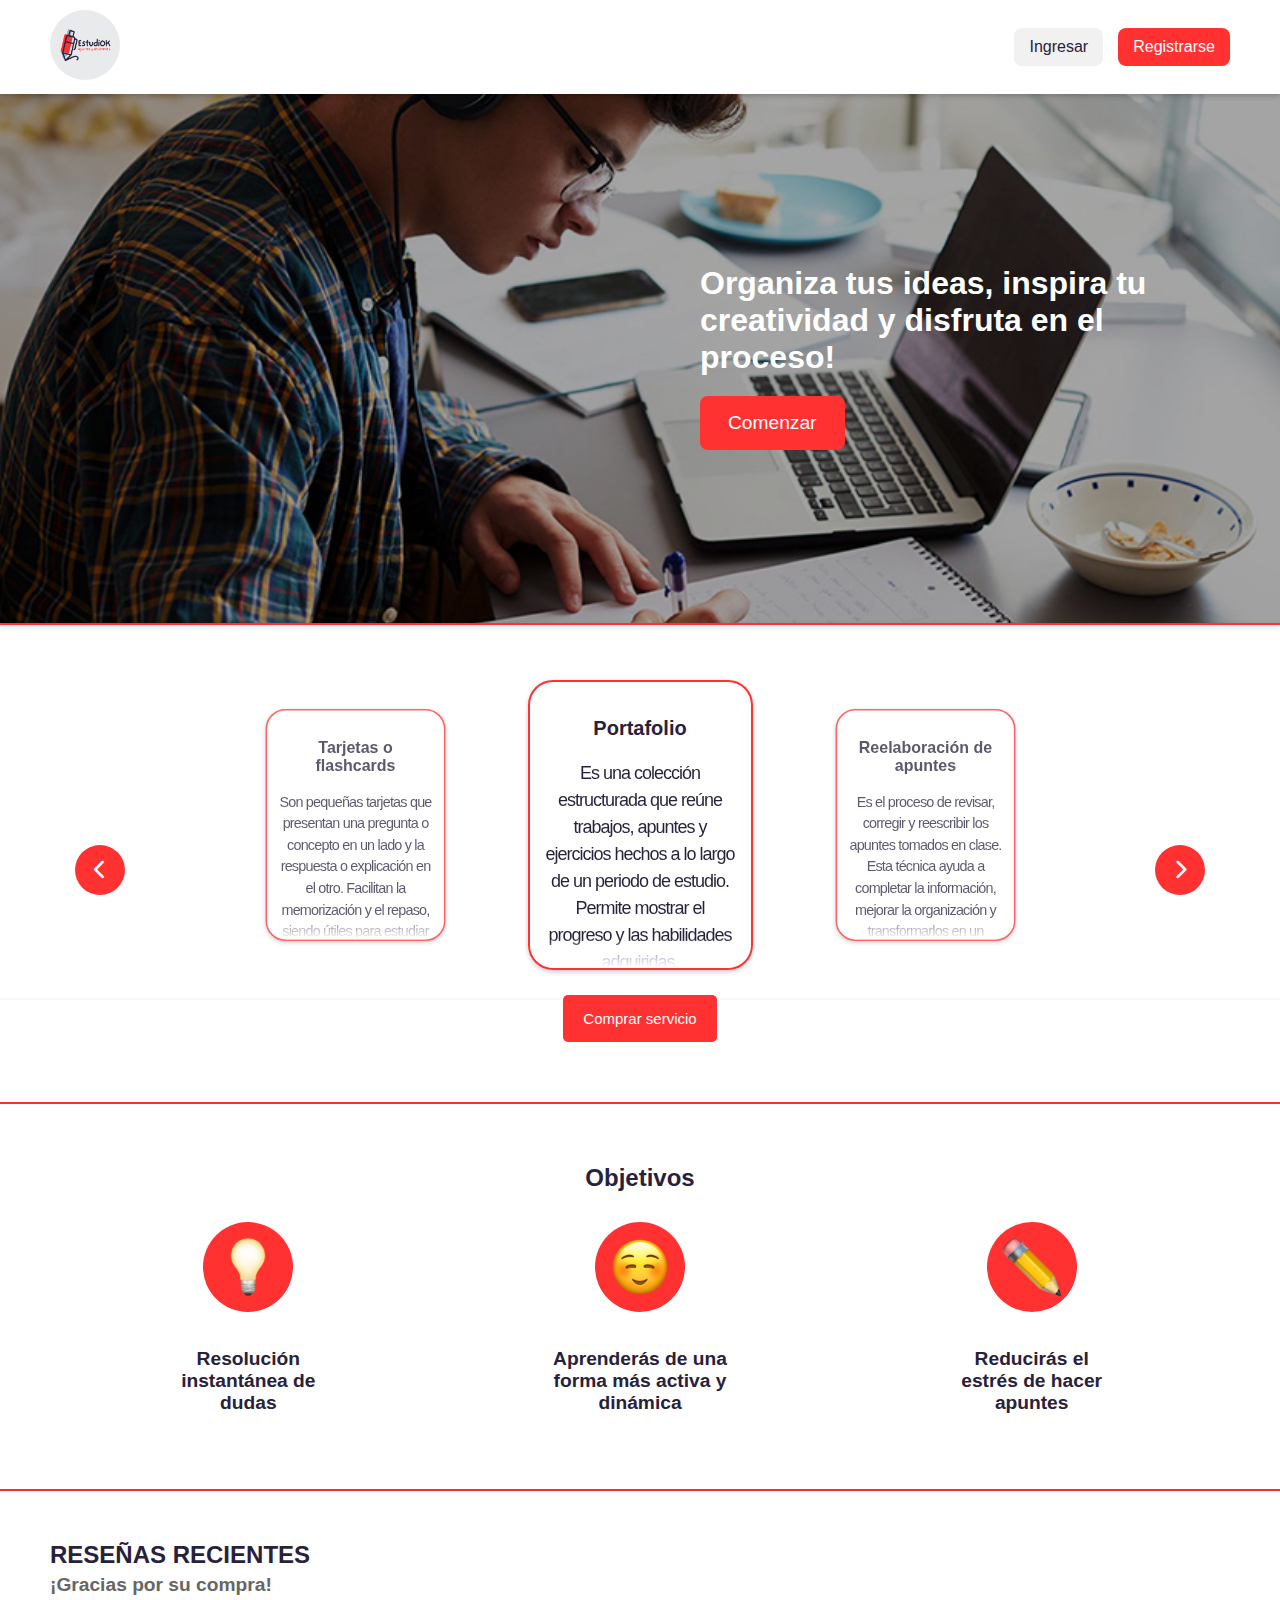
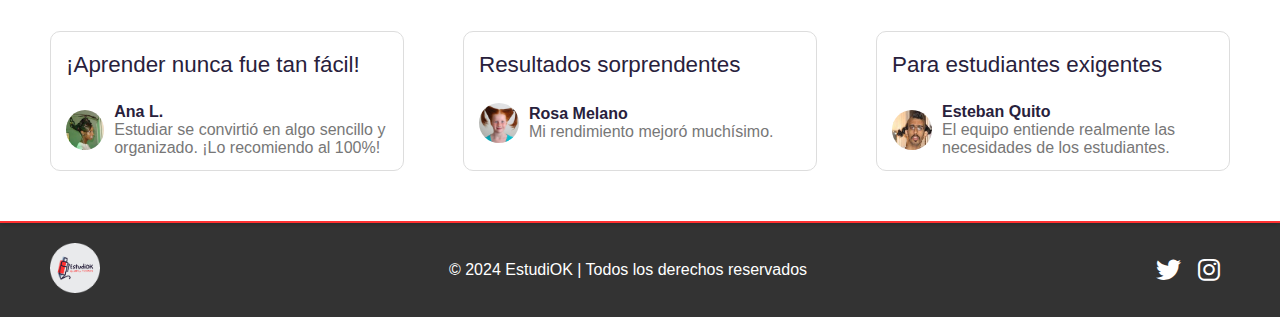
<file: ESTUDIOK/index.html>
<!DOCTYPE html>
<html lang="es">

<head>
    <meta charset="UTF-8" />
    <meta name="viewport" content="width=device-width, initial-scale=1.0" />
    <title>Estudiok</title>
    <meta name="description" content="Te ayudamos a hacer tus apuntes" />
    <link rel="stylesheet" href="https://cdnjs.cloudflare.com/ajax/libs/font-awesome/6.0.0-beta3/css/all.min.css" />
    <link rel="stylesheet" href="index.css" />
    <link rel="icon" type="image/png" href="Img/Logo.png">
</head>

<body>
    <header>
        <div class="logo">
            <a href="index.html" aria-label="Página de inicio">
                <img src="Img/Logo.png" alt="Logo de Estudiok" />
            </a>
        </div>

        <div class="botones_ing">
            <a href="ingreso.html" class="button-inicio">Ingresar</a>
            <a href="registro.html" class="button-registro">Registrarse</a>
        </div>
    </header>

    <main>
        <section class="principal">
            <div class="content">
                <h1 style="align-self: left;">Organiza tus ideas, inspira tu creatividad y disfruta en el proceso!</h1>
                <button class="boton" style="align-self: left;"><a href="registro.html">Comenzar</a></button>
            </div>
        </section>
        <button class="nav-button prev">
            <i class="fa fa-chevron-left"></i>
        </button>
        <section class="cards">
            <div class="contenedor-cards">
                <article class="card">
                    <h3>Tarjetas o flashcards</h3>
                    <p>Son pequeñas tarjetas que presentan una pregunta o concepto en un lado y la respuesta o
                        explicación en el otro. Facilitan la memorización y el repaso, siendo útiles para estudiar de
                        forma rápida y efectiva.</p>
                </article>
                <article class="card">
                    <h3>Portafolio</h3>
                    <p>Es una colección estructurada que reúne trabajos, apuntes y ejercicios hechos a lo largo de un
                        periodo de estudio. Permite mostrar el progreso y las habilidades adquiridas. <br></p>
                </article>
                <article class="card">
                    <h3>Reelaboración de apuntes</h3>
                    <p>Es el proceso de revisar, corregir y reescribir los apuntes tomados en clase. Esta técnica ayuda
                        a completar la información, mejorar la organización y transformarlos en un recurso más útil para
                        estudiar. </p>
                </article>
                <article class="card">
                    <h3>Pomodoro</h3>
                    <p>Método que mejora la gestión del tiempo dividiendo las tareas en intervalos de 25 minutos,
                        llamados “Pomodoros,” con descansos cortos entre ellos.</p>
                </article>
                <article class="card">
                    <h3>Diagramacion</h3>
                    <p>Consiste en crear diagramas, esquemas o mapas conceptuales que organizan la información de manera
                        visual y comprensible, facilitando el entendimiento del tema.</p>
                </article>
                <article class="card">
                    <h3>Resúmen convencional</h3>
                    <p>Es una versión reducida de un texto o tema, destacando únicamente las ideas principales mientras
                        se eliminan los detalles irrelevantes.</p>
                </article>
                <article class="card">
                    <h3>Ejercicios o mini examenes del tema</h3>
                    <p>Realizar pequeñas pruebas o ejercicios prácticos relacionados con el tema de estudio para
                        reforzar el aprendizaje y verificar el conocimiento adquirido.</p>
                </article>
                <article class="card">
                    <h3>Podcast</h3>
                    <p>Grabar en audio los apuntes o explicaciones, para luego escucharlos como una manera de repasar o
                        consolidar la información de forma auditiva.</p>
                </article>
                <article class="card">
                    <h3>Listas</h3>
                    <p>Son estructuras que almacenan una colección ordenada de elementos, permitiendo agregar, modificar
                        o eliminar datos fácilmente. Se utilizan en programación para organizar información y acceder a
                        ella de manera eficiente.</p>
                </article>
                <article class="card">
                    <h3>Explicacion oral del Tema</h3>
                    <p>Explicar el tema en voz alta, simulando que se lo enseña a alguien más. Esta técnica permite
                        reforzar el conocimiento y detectar posibles dudas o vacíos en el entendimiento.</p>
                </article>
                <article class="card">
                    <h3>Reglas memotécnicas</h3>
                    <p>Son técnicas que simplifican el proceso de memorizar información mediante asociaciones con
                        imágenes, palabras clave, acrónimos o frases ingeniosas que ayudan a recordarlo más fácilmente.
                    </p>
                </article>
            </div>
        </section>
        <button class="nav-button next">
            <i class="fa fa-chevron-right"></i>
        </button>
        <div class="carrito">
            <button><a href="pago.html">Comprar servicio</a></button>
        </div>
        <section class="objetivos">
            <h3>Objetivos</h3>
            <div class="objetivo-container">
                <div class="objetivo">
                    <div class="emoji-circle">
                        <img src="Img/Lampara.png" alt="Lamparita" class="emoji">
                    </div>
                    <h4>Resolución instantánea de dudas</h4>
                </div>
                <div class="objetivo">
                    <div class="emoji-circle">
                        <img src="Img/Feliz.png" alt="Feliz" class="emoji">
                    </div>
                    <h4>Aprenderás de una forma más activa y dinámica</h4>
                </div>
                <div class="objetivo">
                    <div class="emoji-circle">
                        <img src="Img/Lapiz.png" alt="Lápiz" class="emoji">
                    </div>
                    <h4>Reducirás el estrés de hacer apuntes</h4>
                </div>
            </div>
        </section>


        <section class="reviews">
            <h3>RESEÑAS RECIENTES</h3>
            <h4>¡Gracias por su compra!</h4>
            <div class="review-container">
                <div class="review">
                    <p class="quote">¡Aprender nunca fue tan fácil!</p>
                    <div class="review-details">
                        <img src="Img/user1.jpg" alt="User" class="review-img">
                        <div>
                            <p class="review-title">Ana L.</p>
                            <p class="review-description">Estudiar se convirtió en algo sencillo y organizado. ¡Lo recomiendo al 100%!</p>
                        </div>
                    </div>
                </div>
                <div class="review">
                    <p class="quote">Resultados sorprendentes</p>
                    <div class="review-details">
                        <img src="Img/user2.jpeg" alt="User" class="review-img">
                        <div>
                            <p class="review-title">Rosa Melano</p>
                            <p class="review-description">Mi rendimiento mejoró muchísimo.</p>
                        </div>
                    </div>
                </div>
                <div class="review">
                    <p class="quote">Para estudiantes exigentes</p>
                    <div class="review-details">
                        <img src="Img/user3.jpeg" alt="User" class="review-img">
                        <div>
                            <p class="review-title">Esteban Quito</p>
                            <p class="review-description">El equipo entiende realmente las necesidades de los estudiantes.</p>
                        </div>
                    </div>
                </div>
            </div>
        </section>

    </main>

    <footer>
        <div class="logo">
            <a href="index.html" aria-label="Página de inicio">
                <img src="Img/Logo.png" alt="Logo de Estudiok" />
            </a>
        </div>
        <div class="derechos">
            <p>© 2024 EstudiOK | Todos los derechos reservados</p>
        </div>
        <div class="redes">
            <a href="https://www.twitter.com" target="_blank" rel="noopener noreferrer" aria-label="Twitter">
                <i class="fab fa-twitter"></i>
            </a>
            <a href="https://www.instagram.com" target="_blank" rel="noopener noreferrer" aria-label="Instagram">
                <i class="fab fa-instagram"></i>
            </a>
        </div>
    </footer>
    <script src="index.js"></script>
</body>

</html>
</file>
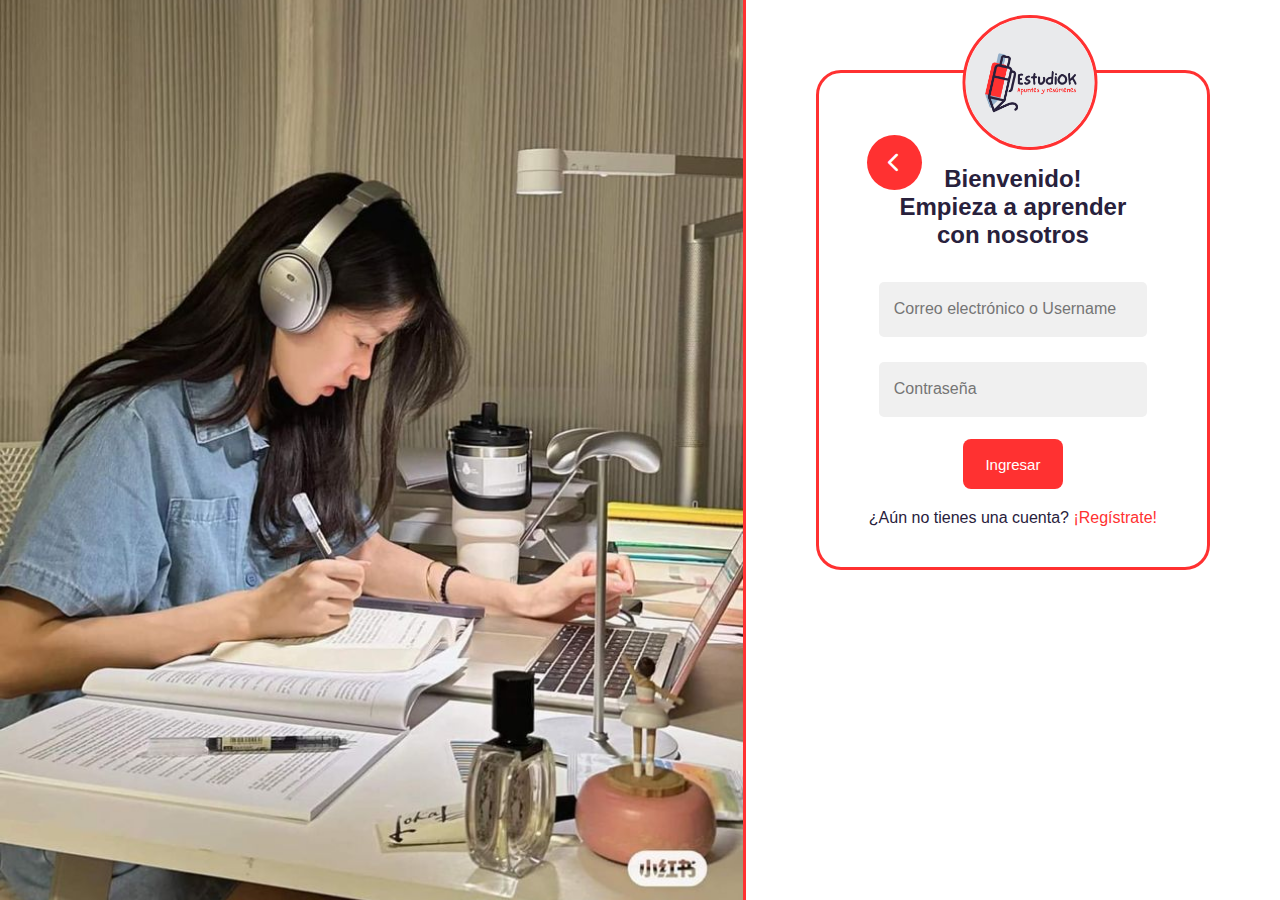
<file: ESTUDIOK/ingreso.html>
<!DOCTYPE html>
<html lang="en">

<head>
    <meta charset="UTF-8" />
    <meta name="viewport" content="width=device-width, initial-scale=1.0" />
    <title>Estudiok</title>
    <meta name="description" content="Te ayudamos a hacer tus apuntes" />
    <link rel="stylesheet" href="https://cdnjs.cloudflare.com/ajax/libs/font-awesome/6.0.0-beta3/css/all.min.css" />
    <link rel="stylesheet" href="ingreso.css" />
</head>

<body>
    <main class="contenedor">
        <div class="img-ing">
            <img src="Img/ingreso.jpg" alt="Img ingreso">
        </div>
        <a href="index.html" >
            <button class="nav-button prev">
                <i class="fa fa-chevron-left"></i>
            </button>
        </a>
        <img src="Img/Logo.png" alt="Logo EstudiOK" class="logo">
        <section class="ingreso">
            <h2 class="centrado">Bienvenido! <br>
                Empieza a aprender <br>
                con nosotros</h2>
            <form>
                <input type="text" placeholder="Correo electrónico o Username" class="user" required>
                <input type="password" placeholder="Contraseña" maxlength="15" minlength="8" class="contraseña"
                    required>
                <button type="submit" class="button-ingresar">Ingresar</button>
                <p class="registrate">¿Aún no tienes una cuenta? <a href="registro.html" class="link-reg">¡Regístrate!</a></p>
            </form>
        </section>

    </main>
</body>

</html>
</file>
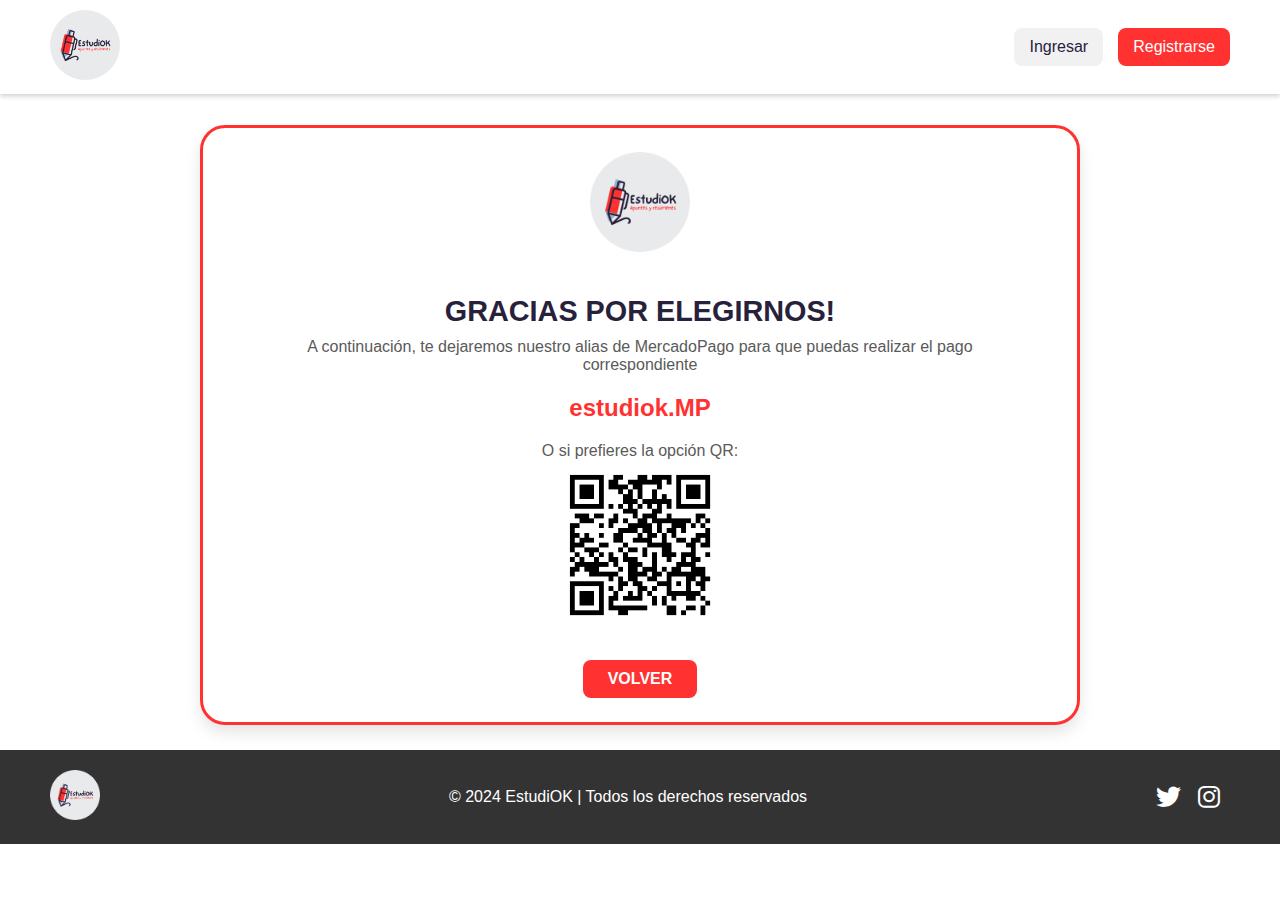
<file: ESTUDIOK/pago.html>
<!DOCTYPE html>
<html lang="es">

<head>
    <meta charset="UTF-8" />
    <meta name="viewport" content="width=device-width, initial-scale=1.0" />
    <title>Estudiok - Pago</title>
    <meta name="description" content="Te ayudamos a hacer tus apuntes" />
    <link rel="stylesheet" href="https://cdnjs.cloudflare.com/ajax/libs/font-awesome/6.0.0-beta3/css/all.min.css" />
    <link rel="stylesheet" href="pago.css" />
</head>

<body>
    <header>
        <div class="logo">
            <a href="index.html" aria-label="Página de inicio">
                <img src="Img/Logo.png" alt="Logo de Estudiok" />
            </a>
        </div>

        <div class="botones_ing">
            <a href="ingreso.html" class="button-inicio">Ingresar</a>
            <a href="registro.html" class="button-registro">Registrarse</a>
        </div>
    </header>

    <main class="contenedor">
        <div class="card">
            <img src="Img/Logo.png" alt="Logo de Estudiok" class="card-logo" />
            <h1>GRACIAS POR ELEGIRNOS!</h1>
            <p>A continuación, te dejaremos nuestro alias de MercadoPago para que puedas realizar el pago correspondiente</p>
            <h2>estudiok.MP</h2>
            <p>O si prefieres la opción QR:</p>
            <img src="Img/QR.png" alt="Código QR" class="qr" />
            <button class="btn-volver" onclick="location.href='index.html'">Volver</button>
        </div>
    </main>
    
    

    <footer>
        <div class="logo">
            <a href="index.html" aria-label="Página de inicio">
                <img src="Img/Logo.png" alt="Logo de Estudiok" />
            </a>
        </div>
        <div class="derechos">
            <p>© 2024 EstudiOK | Todos los derechos reservados</p>
        </div>
        <div class="redes">
            <a href="https://www.twitter.com" target="_blank" rel="noopener noreferrer" aria-label="Twitter">
                <i class="fab fa-twitter"></i>
            </a>
            <a href="https://www.instagram.com" target="_blank" rel="noopener noreferrer" aria-label="Instagram">
                <i class="fab fa-instagram"></i>
            </a>
        </div>
    </footer>
</body>

</html>
</file>
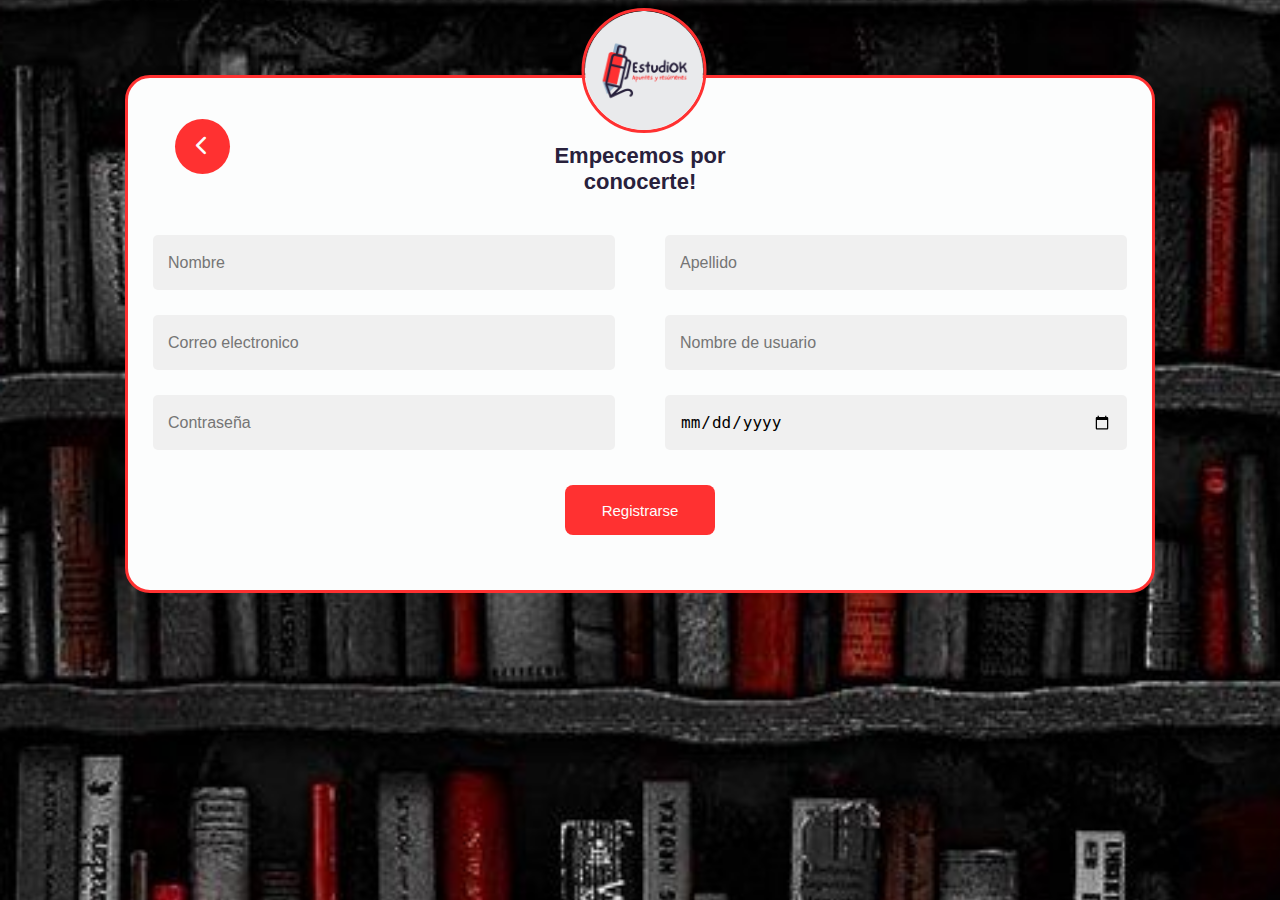
<file: ESTUDIOK/registro.html>
<!DOCTYPE html>
<html lang="en">

<head>
    <meta charset="UTF-8" />
    <meta name="viewport" content="width=device-width, initial-scale=1.0" />
    <title>Estudiok</title>
    <meta name="description" content="Te ayudamos a hacer tus apuntes" />
    <link rel="stylesheet" href="https://cdnjs.cloudflare.com/ajax/libs/font-awesome/6.0.0-beta3/css/all.min.css" />
    <link rel="stylesheet" href="registro.css" />
</head>

<body>
    <main class="contenedor">
        </div>
        <section class="registro">
            <img src="Img/Logo.png" alt="Logo EstudiOK" class="logo">
            <h3 class="centrado">Empecemos por
                <br>conocerte!
            </h3>
            <a href="index.html">
                <button class="nav-button prev">
                    <i class="fa fa-chevron-left"></i>
                </button>
            </a>
            <form class="form-reg">
                <input type="text" placeholder="Nombre" class="nombre">
                <input type="text" placeholder="Apellido" class="apellido">
                <input type="text" placeholder="Correo electronico" class="correo">
                <input type="text" placeholder="Nombre de usuario" class="user">
                <input type="text" placeholder="Contraseña" maxlength="15" minlength="8" class="contraseña">
                <input type="date" placeholder="Nacimiento" class="nacimiento">
                <button type="submit" class="button-registro">Registrarse</button>
            </form>
        </section>
    </main>
</body>

</html>
</file>
<file: ESTUDIOK/index.css>
body,
html {
    margin: 0;
    padding: 0;
    color: #28213C;
    font-family: Arial, Helvetica, sans-serif;
    overflow-x: hidden;
}

* {
    box-sizing: border-box;
}

.logo img {
    width: 70px;
    height: auto;
    margin-left: 30px;
}

header {
    position: fixed;
    top: 0;
    left: 0;
    width: 100%;
    z-index: 1000;
    display: flex;
    justify-content: space-between;
    align-items: center;
    background-color: white;
    padding: 10px 20px;
    box-shadow: 0 2px 5px rgba(0, 0, 0, 0.2);
}

header .logo {
    flex: 1;
}

header .nav-container {
    flex: 2;
    display: flex;
    justify-content: center;
}

.botones_ing {
    display: flex;
    gap: 15px;
    margin-right: 30px;
}

.button-inicio,
.button-registro {
    background-color: #f1f1f1;
    color: #28213C;
    border: none;
    padding: 10px 15px;
    border-radius: 8px;
    cursor: pointer;
    text-decoration: none;
    transition: background-color 0.3s;
}
.carrito a{
    color: white;
    text-decoration: none;
}
.button-registro {
    background-color: #FF3131;
    color: white;
}

.button-registro:hover {
    background-color: #cc2424;
}

.button-inicio:hover {
    background-color: #747474c5;
    color: white;
}

nav {
    display: flex;
    justify-content: center;
    width: 100%;
    margin-left: 10%;
}

.barra_nav {
    display: flex;
    list-style: none;
    margin: 0;
    padding: 0;
}

.barra_nav li {
    margin: 0 5px;
    position: relative;
}

.barra_nav a {
    text-decoration: none;
    color: #28213C;
    font-size: 17px;
    padding: 10px 15px;
    display: inline-block;
    transition: color 0.3s;
}

.barra_nav a.select {
    background-color: #f1f1f1;
    color: #28213C;
    border-radius: 15px;
}

.barra_nav a.menu:hover,
.barra_nav a.select:hover {
    background-color: #747474c5;
    color: white;
    border-radius: 15px;
}

.principal {
    position: relative;
    background-image: url('Img/Estudiar.jpg');
    background-position: center;
    background-repeat: no-repeat;
    height: 535px;
    width: 100%;
    display: flex;
    align-items: center;
    justify-content: flex-end;
    color: white;
    padding-right: 50px;
    box-sizing: border-box;
    z-index: 1;
    background-size: 120%;
    animation: reducirImagen 0.75s ease-out forwards; 
}

@keyframes reducirImagen {
    0% {
        background-size: 120%; 
    }
    100% {
        background-size: 100%; 
    }
}

.principal::after {
    content: "";
    position: absolute;
    bottom: 0;
    left: 0;
    width: 100%;
    border-bottom: 2px solid #FF3131;
    box-shadow: 0 2px 5px rgba(0, 0, 0, 0.2);
    box-sizing: border-box;
    z-index: 2;
}

.principal::before {
    content: "";
    position: absolute;
    top: 0;
    left: 0;
    width: 100%;
    height: 100%;
    background: rgba(0, 0, 0, 0.35);
    z-index: 1;
}

.principal > * {
    position: relative;
    z-index: 2;
}

.content {
    max-width: 550px;
    text-align: left;
}

.boton {
    background-color: #FF3131;
    color: white;
    border: none;
    padding: 16px 28px;
    font-size: larger;
    border-radius: 8px;
    cursor: pointer;
    text-decoration: none;
    transition: background-color 0.3s;
    margin-top: 20px;
    margin-left: 20px;
}

.boton a {
    color: inherit;
    text-decoration: none;
}

.boton:hover {
    background-color: #cc2424;
}

main {
    margin-top: 90px;
    position: relative;
    z-index: 0;
}

.principal h1 {
    margin: 0;
    font-size: 2rem;
    padding: 0 20px;
}

.carrito {
    text-align: center;
    margin: 0;
    margin-bottom: 25;
    border-bottom: 2px solid #FF3131;
    box-shadow: 0 2px 5px rgba(0, 0, 0, 0.2);
    padding-bottom: 35px;
}

.carrito button {
    background-color: #FF3131;
    color: white;
    border: none;
    font-size: 15px;
    padding: 15px 20px;
    border-radius: 5px;
    cursor: pointer;
    transition: background-color 0.3s;
    margin-top: -5px;
    margin-bottom: 25px;
}

.carrito button:hover {
    background-color: #cc2424;
}

.cards {
    position: relative;
    width: calc(3 * 225px + 6 * 30px);
    overflow: hidden;
    margin: 25px auto;
    margin-bottom: 0;
}

.contenedor-cards {
    display: flex;
    height: 350px;
    transition: transform 0.5s ease-in-out;
}

.card {
    min-width: 225px;
    box-sizing: border-box;
    padding: 15px;
    margin: 30px;
    border: 2px solid #FF3131;
    box-shadow: 0 2px 5px rgba(0, 0, 0, 0.2);
    border-radius: 25px;
    transition: transform 0.5s ease-in-out, opacity 0.5s ease-in-out;
    position: relative;
    overflow: hidden;
}


.card.central {
    transform: scale(1);
    opacity: 1;
}

.card.lateral {
    transform: scale(0.8);
    opacity: 0.75;
}

.card::after {
    content: "";
    position: absolute;
    bottom: 0;
    left: 0;
    right: 0;
    height: 30px;
    background: linear-gradient(to bottom, rgba(255, 49, 49, 0) 0%, rgb(255, 255, 255) 100%);
    border-radius: 0 0 25px 25px;
    pointer-events: none;
}

.slider {
    display: flex;
    align-items: center;
    justify-content: center;
    position: relative;
    width: 80%;
    margin: 0 auto;
    overflow: hidden;
}

.card h3 {
    font-size: 20px;
    text-align: center;
}

.card p {
    font-size: 18px;
    line-height: 1.5;
    letter-spacing: -1px;
    text-align: center;
    background-image: linear-gradient(to bottom, #28213C 85%, #9B85DB 100%);
    -webkit-background-clip: text;
    -webkit-text-fill-color: transparent;
    background-clip: text;
    color: transparent;
}

.nav-button {
    background-color: #FF3131;
    color: white;
    border: none;
    border-radius: 50%;
    width: 50px;
    height: 50px;
    display: flex;
    align-items: center;
    justify-content: center;
    cursor: pointer;
    transition: background-color 0.3s;
    font-size: 20px;
    position: absolute;
    top: 45%;
    transform: translateY(-50%);
}

.nav-button.prev {
    left: 75px;
}

.nav-button.next {
    right: 75px;
}

.nav-button:hover {
    background-color: #cc2424;
}

.objetivos {
    padding: 30px;
    background-color: white;
    text-align: center;
    border-bottom: 2px solid #FF3131;
    box-shadow: 0 2px 5px rgba(0, 0, 0, 0.2);
}

.objetivos h3 {
    margin: 30px 0px 30px;
    font-size: 1.5rem;
}

.objetivo-container {
    display: flex;
    justify-content: space-around;
    align-items: center;
    max-width: 1000px;
    margin: 0 auto;
    gap: 175px;
}

.objetivo {
    display: flex;
    flex-direction: column;
    align-items: center;
    flex: 1;
    margin-bottom: 20px;
}

.emoji-circle {
    background-color: #FF3131;
    border-radius: 50%;
    display: flex;
    align-items: center;
    justify-content: center;
    width: 90px;
    height: 90px;
    margin-bottom: 10px;
}

.emoji {
    width: 60px;
    height: auto;
}

.objetivo h4 {
    margin: 15px 10 0;
    font-size: 1.2rem;
    max-width: 175px;
}

.reviews {
    padding: 50px;
    background-color: white;
    text-align: left;
    border-bottom: 2px solid #FF3131;
    box-shadow: 0 2px 5px rgba(0, 0, 0, 0.2);
}

.reviews h3 {
    margin: 0px;
    font-size: 1.5rem;
}

.reviews h4 {
    margin-top: 5px;
    margin-bottom: 35px;
    font-size: 1.2rem;
    color: #666;
}

.review-container {
    display: flex;
    justify-content: space-between;
    gap: 10px;
}

.review {
    border: 1px solid #ddd;
    border-radius: 10px;
    padding: 15px;
    background-color: #fff;
    width: 30%;
    height: 140px;
}

.quote {
    font-size: 1.4rem;
    margin: 0;
    margin-top: 5px;
}

.review-details {
    display: flex;
    align-items: center;
    margin-top: 25px;
}

.review-img {
    border-radius: 50%;
    width: 40px;
    height: 40px;
    margin-right: 10px;
}

.review-title {
    font-weight: bold;
    margin: 0;
}

.review-description {
    color: #777;
    margin: 0;
}

footer {
    display: flex;
    justify-content: space-between;
    align-items: center;
    padding: 20px;
    background-color: #333;
    color: white;
}

footer .logo img {
    width: 50px;
    height: auto;
}

.redes {
    margin-right: 30px;
}

footer .redes a {
    color: white;
    margin-right: 10px;
    font-size: 25px;
    text-decoration: none;
}

footer .redes a:hover {
    color: #FF3131;
}

footer .derechos p {
    margin: 0;
}

@media (max-width: 768px) {
    body,
    html {
        margin: 0;
        padding: 0;
        color: #28213C;
        font-family: Arial, Helvetica, sans-serif;
        overflow-x: hidden;
    }

    header {
        flex-direction: column;
        align-items: center;
        padding: 10px 0;
    }

    .logo img {
        width: 50px;
        margin-left: 0;
    }

    .nav-container {
        justify-content: center;
        flex: 1;
        margin-top: 10px;
    }

    .botones_ing {
        flex-direction: column;
        gap: 10px;
        margin-right: 0;
    }

    .button-inicio,
    .button-registro {
        padding: 8px 10px;
        font-size: 14px;
    }

    nav {
        flex-direction: column;
        align-items: center;
        margin-left: 0;
    }

    .barra_nav {
        flex-direction: column;
        gap: 10px;
    }

    .barra_nav a {
        font-size: 14px;
        padding: 8px 12px;
    }

    .principal {
        background-size: cover;
        height: 300px;
        padding-right: 15px;
    }

    .principal h1 {
        font-size: 1.5rem;
        padding: 0 10px;
        text-align: center;
    }

    .boton {
        padding: 10px 15px;
        font-size: 14px;
        margin-left: 0;
        margin-top: 15px;
    }

    .objetivos {
        padding: 20px;
    }

    .objetivo-container {
        flex-direction: column;
        gap: 30px;
    }

    .emoji-circle {
        width: 70px;
        height: 70px;
    }

    .emoji {
        width: 45px;
    }

    .objetivo h4 {
        font-size: 1rem;
        text-align: center;
    }

    .cards {
        width: calc(100% - 60px);
        margin: 0 auto;
        margin-bottom: 25px;
    }

    .contenedor-cards {
        flex-direction: column;
        height: auto;
        gap: 20px;
    }

    .card {
        min-width: 100%;
        margin: 15px 0;
    }

    .nav-button {
        display: none;
    }

    .reviews {
        padding: 30px;
    }

    .review-container {
        flex-direction: column;
        gap: 20px;
    }

    .review {
        width: 100%;
    }

    footer {
        flex-direction: column;
        gap: 10px;
        padding: 15px;
    }

    footer .redes a {
        font-size: 20px;
    }
}
</file>
<file: ESTUDIOK/ingreso.css>
body,
html {
    height: 100%;
    margin: 0;
    padding: 0;
    color: #28213C;
    font-family: Arial, Helvetica, sans-serif;
    overflow-x: hidden;
}

* {
    margin: 0;
    padding: 0;
    box-sizing: border-box;
}

.contenedor {
    display: flex;
    height: 100vh;
}

.img-ing {
    flex: 1;
    height: 100%;
    overflow: hidden;
    border-right: 3px solid #FF3131;
}

.img-ing img {
    width: 100%;
    height: 100%;
    object-fit: cover;
}



.nav-button {
    position: absolute; 
    top: 15%; 
    right: 28%; 
    background-color: #FF3131;
    color: white;
    border: none;
    border-radius: 50%;
    width: 55px;
    height: 55px;
    display: flex;
    align-items: center;
    justify-content: center;
    cursor: pointer;
    transition: background-color 0.3s;
    font-size: 20px;
}

a{
    text-decoration: none;
}
.nav-button:hover {
    background-color: #cc2424;
}

.ingreso {
    min-width: 300px;
    box-sizing: border-box;
    padding: 10px 50px 40px;
    margin-right: 70px;
    margin-left: 70px;
    margin-top:70px;
    border: 3px solid #FF3131;
    border-radius: 25px;
    background-color: white;
    display: flex;
    flex-direction: column;
    align-items: center;
    justify-content: flex-end;
    height: 500px;
}


.logo {
    position: absolute; 
    top: 15px; 
    left: 80.5%; 
    transform: translateX(-50%); 
    width: 135px;
    border-radius: 50%;
    border: 3px solid #FF3131;
    background-color: white; 
}

form {
    margin-top: 20px;
    width: 100%; 
    display: flex; 
    flex-direction: column; 
    align-items: center; 
}
.centrado {
    text-align: center; 
}


.user,
.contraseña {
    margin: 12.5px 10px; 
    width: calc(100% - 20px); 
    height: 55px;
    padding: 15px; 
    border: none; 
    border-radius: 5px;
    background-color: #f0f0f0; 
    font-size: 16px; 
    transition: box-shadow 0.1s; 
}

.user:focus,
.contraseña:focus {
    outline: none; 
    box-shadow: 0 0 5px #FF3131; 
    transition-delay: 0.1s; 
}


.button-ingresar {
    background-color: #FF3131;
    color: white;
    border: none;
    width: 100px;
    height: 50px; 
    font-size: 15px;
    border-radius: 8px;
    cursor: pointer;
    transition: background-color 0.3s;
    margin-top: 10px; 
    margin-bottom: 10px;
}


.button-ingresar:hover {
    background-color: #cc2424;
}

.registrate {
    margin-top: 10px;
    text-align: center;
}

.link-reg {
    color: #FF3131;
}
</file>
<file: ESTUDIOK/pago.css>
body,
html {
    margin: 0;
    padding: 0;
    color: #28213C;
    font-family: Arial, Helvetica, sans-serif;
    overflow-x: hidden;
}

* {
    box-sizing: border-box;
}

.logo img {
    width: 70px;
    height: auto;
    margin-left: 30px;
}
.qr {
    width: 150px !important; /* Forzar tamaño del QR */
    height: auto !important;
    display: block;
    margin: 0 auto 30px;
    z-index: 10; /* Asegúrate de que esté encima del botón */
    position: relative;
}


/* Separar el QR del botón */
.btn-volver {
    margin-top: 10px; /* Espaciado entre QR y botón */
}


/* CONTENEDOR PRINCIPAL */
.contenedor {
    display: flex;
    flex-direction: column;
    align-items: center;
    justify-content: center; /* Centra el contenido verticalmente */
    min-width: 300px;
    height: 600px;
    margin: 125px 200px 25px; /* Márgenes ajustados */
    padding: 40px 50px; /* Espaciado interno */
    border: 3px solid #FF3131;
    border-radius: 25px;
    background-color: white;
    box-shadow: 0px 8px 15px rgba(0, 0, 0, 0.1); /* Sombra */
    text-align: center; /* Centra el texto y otros elementos */
}

.contenedor img {
    width: 100px;
    height: auto;
    margin-bottom: 20px;
}

.contenedor h1 {
    font-size: 1.8rem;
    color: #28213C;
    margin-bottom: 10px;
}

.contenedor p {
    font-size: 1rem;
    margin: 10px 0;
    color: #5A5A5A;
}

.contenedor h2 {
    font-size: 1.5rem;
    color: #FF3131;
    margin: 20px 0;
    font-weight: bold;
}

.btn-volver {
    background-color: #FF3131;
    color: white;
    border: none;
    padding: 10px 25px;
    font-size: 1rem;
    font-weight: bold;
    border-radius: 8px;
    cursor: pointer;
    text-transform: uppercase;
    transition: background-color 0.3s ease-in-out;
    margin-top: 20px; /* Espaciado desde los elementos superiores */
}

.btn-volver:hover {
    background-color: #cc2424;
}



/* HEADER */
header {
    position: fixed;
    top: 0;
    left: 0;
    width: 100%;
    z-index: 1000;
    display: flex;
    justify-content: space-between;
    align-items: center;
    background-color: white;
    padding: 10px 20px;
    box-shadow: 0 2px 5px rgba(0, 0, 0, 0.2);
}

header .logo {
    flex: 1;
}

header .nav-container {
    flex: 2;
    display: flex;
    justify-content: center;
}

.botones_ing {
    display: flex;
    gap: 15px;
    margin-right: 30px;
}

.button-inicio,
.button-registro {
    background-color: #f1f1f1;
    color: #28213C;
    border: none;
    padding: 10px 15px;
    border-radius: 8px;
    cursor: pointer;
    text-decoration: none;
    transition: background-color 0.3s;
}

.button-registro {
    background-color: #FF3131;
    color: white;
}

.button-registro:hover {
    background-color: #cc2424;
}

.button-inicio:hover {
    background-color: #747474c5;
    color: white;
}

nav {
    display: flex;
    justify-content: center;
    width: 100%;
    margin-left: 10%;
}

.barra_nav {
    display: flex;
    list-style: none;
    margin: 0;
    padding: 0;
}

.barra_nav li {
    margin: 0 5px;
    position: relative;
}

.barra_nav a {
    text-decoration: none;
    color: #28213C;
    font-size: 17px;
    padding: 10px 15px;
    display: inline-block;
    transition: color 0.3s;
}

.barra_nav a.select {
    background-color: #f1f1f1;
    color: #28213C;
    border-radius: 15px;
}

.barra_nav a.menu:hover,
.barra_nav a.select:hover {
    background-color: #747474c5;
    color: white;
    border-radius: 15px;
}

/* FOOTER */
footer {
    display: flex;
    justify-content: space-between;
    align-items: center;
    padding: 20px;
    background-color: #333;
    color: white;
}

footer .logo img {
    width: 50px;
    height: auto;
}

.redes {
    margin-right: 30px;
}

footer .redes a {
    color: white;
    margin-right: 10px;
    font-size: 25px;
    text-decoration: none;
}

footer .redes a:hover {
    color: #FF3131;
}

footer .derechos p {
    margin: 0;
}
</file>
<file: ESTUDIOK/registro.css>
body,
html {
    margin: 0;
    padding: 0;
    color: #28213C;
    font-family: Arial, Helvetica, sans-serif;
    overflow-x: hidden; 
    overflow-y: hidden;
    background-image: url('Img/RegistroBack.jpg'); 
    background-size: cover; 
    background-position: center; 
    background-repeat: no-repeat; 
    background-size: 120%;
    animation: reducirImagen 0.5s ease-out forwards; 
}
@keyframes reducirImagen {
    0% {
        background-size: 120%; 
    }
    100% {
        background-size: 100%; 
    }
}
* {
    margin: 0;
    padding: 0;
    box-sizing: border-box;
}

.registro {
    min-width: 225px;
    box-sizing: border-box;
    align-items: end;
    position: relative;
    padding: 25px;
    margin: 75px 125px 50px 125px;
    background-color: #fcfdfd;
    border: 3px solid #FF3131;
    border-radius: 25px;
    align-items: center;
    justify-content: flex-end;
    display: flex;
    flex-direction: column;
}

.logo {
    width: 125px;
    border-radius: 50%;
    border: 3px solid #FF3131;
    height: auto;
    margin-left: 30px;
    position: absolute;
    top: -70px;
    left: 47.5%;
    transform: translateX(-50%);
}

.form-reg {
    display: grid;
    grid-template-columns: 1fr 1fr; 
    gap: 25px 50px; 
    justify-content: center; 
    width: 100%;
    max-width: 1000px; 
    margin: 40px auto; 
}

.nombre,
.apellido,
.user,
.correo,
.contraseña,
.nacimiento {
    width: 100%;
    height: 55px;
    padding: 15px;
    border: none;
    border-radius: 5px;
    background-color: #f0f0f0;
    font-size: 16px;
    transition: box-shadow 0.1s;
}

.button-registro {
    grid-column: span 2;
    background-color: #FF3131;
    color: #fcfdfd;
    font-size: 15px;
    border: none;
    width: 100%;
    height: 50px;
    border-radius: 8px;
    cursor: pointer;
    transition: background-color 0.3s;
    margin-top: 10px;
    margin-bottom: -10px;
    max-width: 150px; 
    justify-self: center; 
}


.centrado {
    margin-top: 40px;
    text-align: center;
    font-size: 22px;
}


.nombre:focus,
.apellido:focus,
.user:focus,
.correo:focus,
.contraseña:focus,
.nacimiento:focus {
    outline: none;
    box-shadow: 0 0 5px #FF3131;
    transition-delay: 0.1s;
}

a {
    text-decoration: none;
}

.nav-button:hover {
    background-color: #cc2424;
}

.nav-button {
    position: absolute;
    top: 8%;
    right: 90%;
    background-color: #FF3131;
    color: #fcfdfd;
    border: none;
    border-radius: 50%;
    width: 55px;
    height: 55px;
    display: flex;
    align-items: center;
    justify-content: center;
    cursor: pointer;
    transition: background-color 0.3s;
    font-size: 20px;
}


.button-registro:hover {
    background-color: #cc2424;
}
</file>
